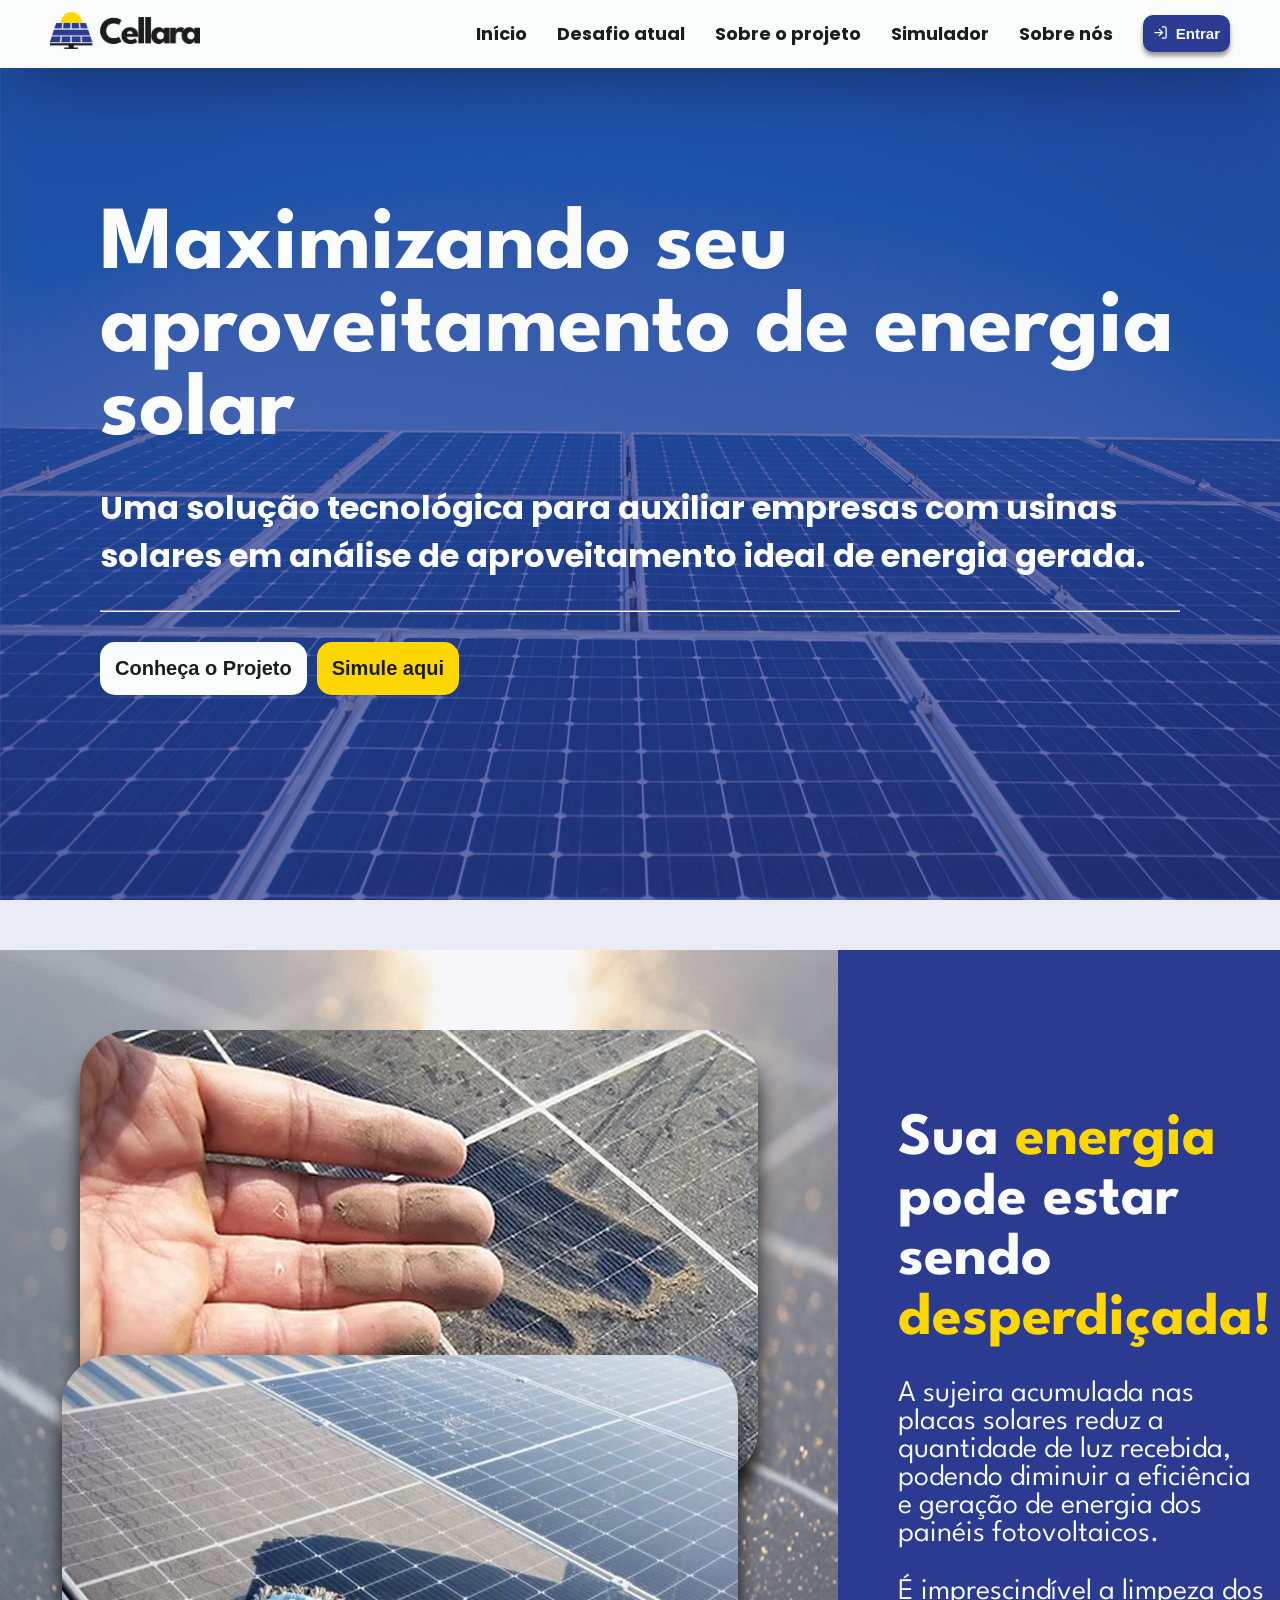
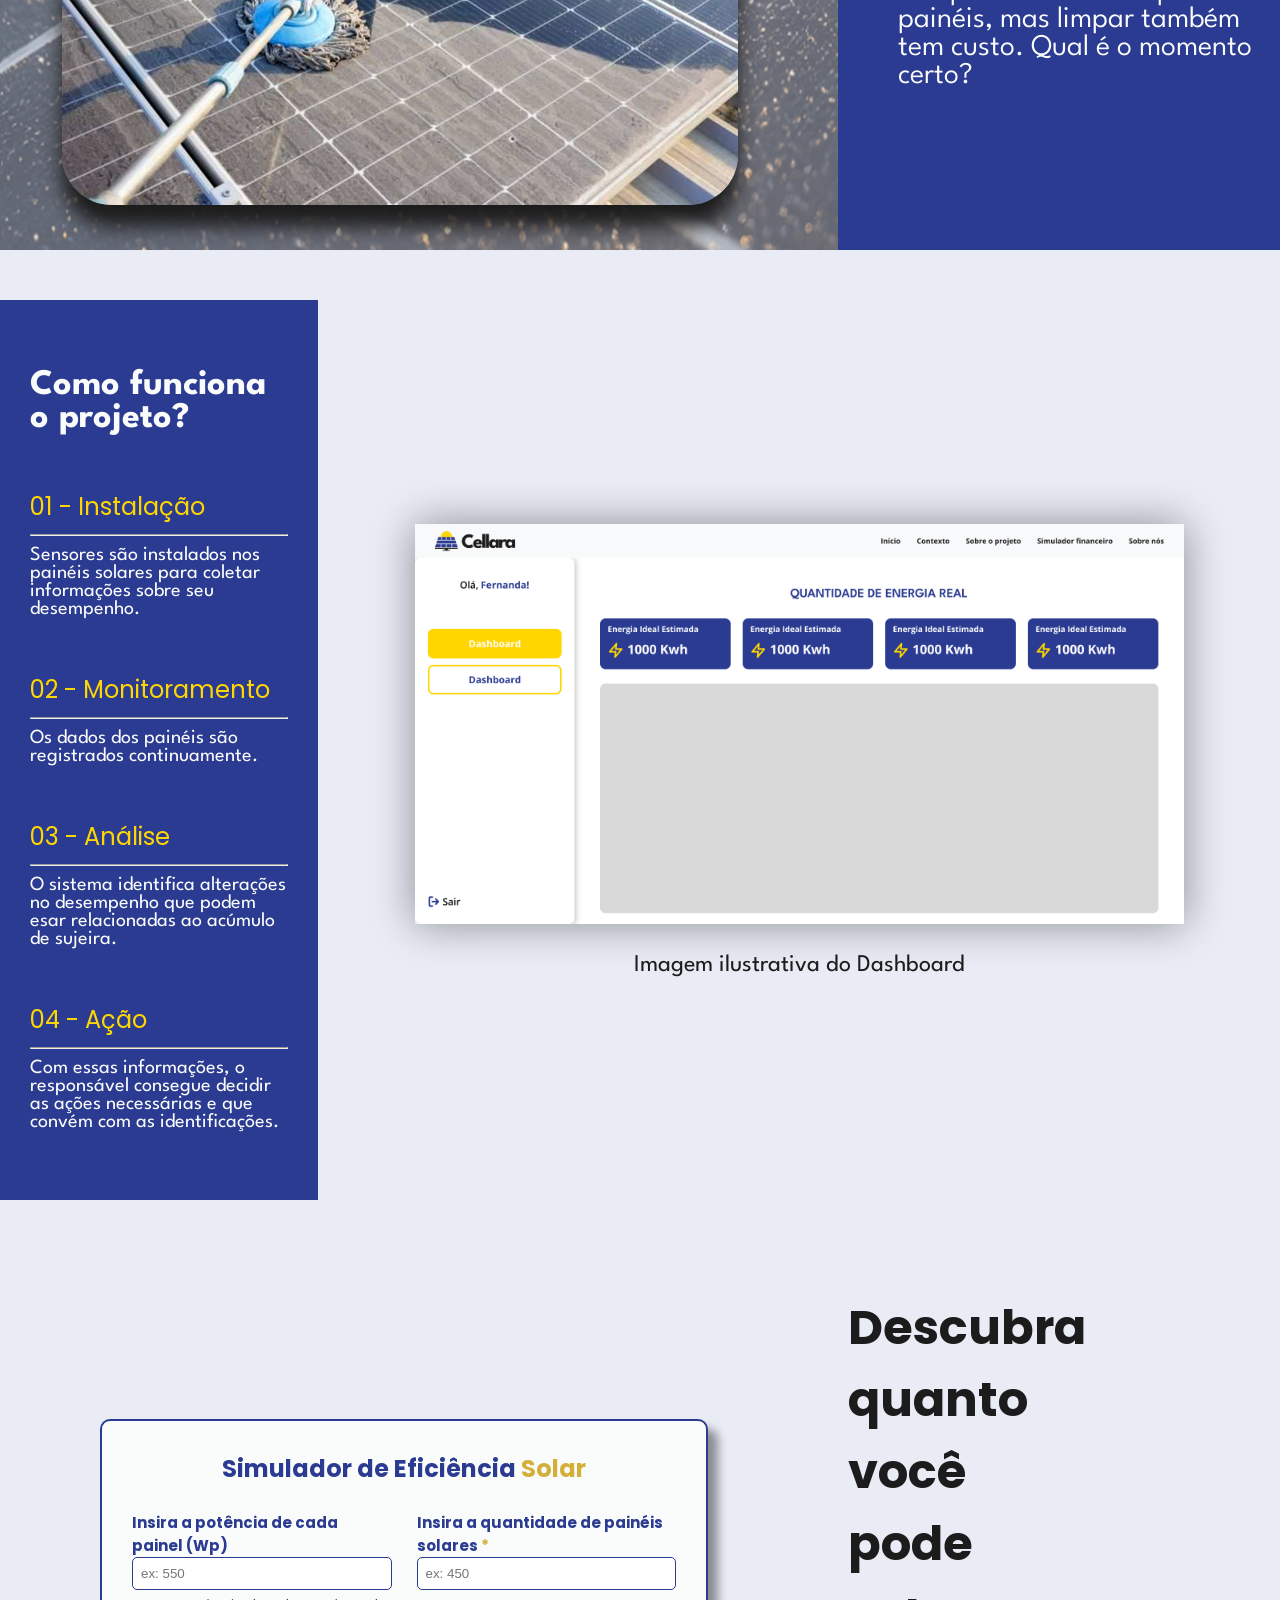
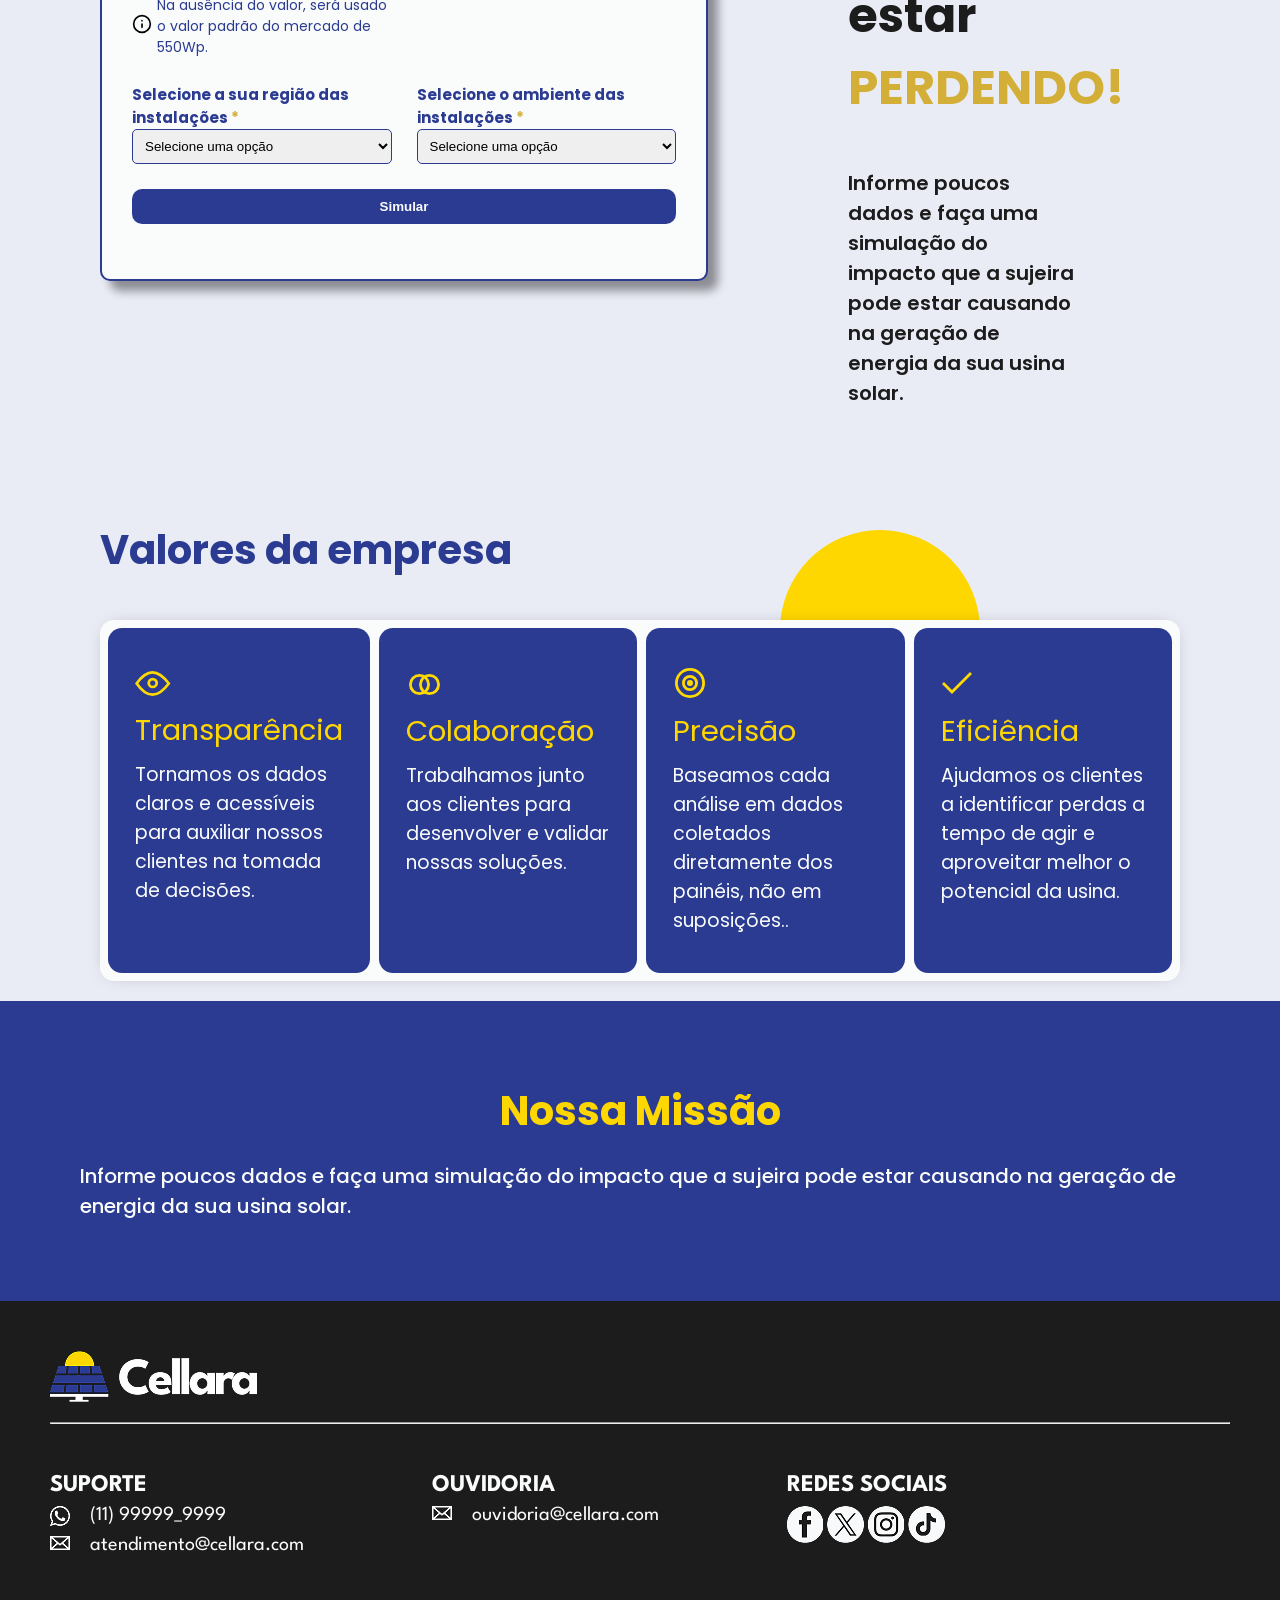
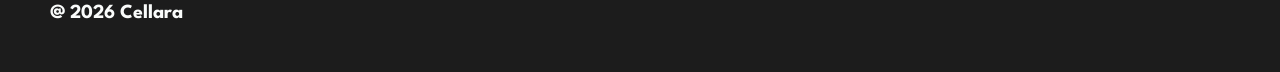
<file: public/index.html>
<!doctype html>
<html lang="pt-BR">

<head>
  <meta charset="UTF-8" />
  <meta name="viewport" content="width=device-width, initial-scale=1.0" />
  <title>Cellara - Site Institucional</title>
  <link rel="shortcut icon" href="assets/img/logo_simples_transparente.png" type="image/x-icon" />
  <link rel="stylesheet" href="css/style.css" />
  <link rel="stylesheet" href="css/simulador.css" />
  <script src="js/simulador.js" defer></script>
</head>

<body>
  <header>
    <nav>
      <a href="#inicio">
        <img src="assets/img/logo_texto_dark.png" alt="logo_header" id="img_logo_menu" />
      </a>
      <div class="itens_menu">
        <a href="#inicio">Início</a>
        <a href="#desafio_atual">Desafio atual</a>
        <a href="#sobre_projeto">Sobre o projeto</a>
        <a href="#simulador">Simulador</a>
        <a href="#sobre_nos">Sobre nós</a>
        <a href="login.html">
          <button id="btn_login_menu">
            <img src="assets/icons/icon_log_in.svg" alt="" />
            Entrar
          </button>
        </a>
      </div>
    </nav>
  </header>

  <main>
    <div class="secao_hero" id="inicio">
      <img id="img_fundo_hero" src="assets/img/fundo_hero.png" alt="" />
      <div class="conteudo_hero">
        <h1>Maximizando seu aproveitamento de energia solar</h1>
        <h2>
          Uma solução tecnológica para auxiliar empresas com usinas solares em
          análise de aproveitamento ideal de energia gerada.
        </h2>
        <hr />
        <div class="botoes_hero">
          <a href="#sobre_projeto"><button id="btn_hero_sobre_projeto">Conheça o Projeto</button></a>
          <a href="#simulador"><button id="btn_hero_simulador">Simule aqui</button></a>
        </div>
      </div>
    </div>

    <div class="divisoria"></div>

    <div class="secao_desafio_atual" id="desafio_atual">
      <img id="img_fundo_desafio_atual" src="assets/img/fundo_desafio.png" alt="" />
      <div class="imagens-desafio">
        <img id="img_desafio1" class="img_desafio" src="assets/img/desafio1.png"
          alt="Mão suja pela poeira sobre a placa solar" />
        <img id="img_desafio2" class="img_desafio" src="assets/img/desafio2.png" alt="Limpando placa solar suja" />
      </div>

      <div class="corte_lateral">
        <div class="corte_lateral_conteudo">
          <h2 class="titulo_conteudo">
            Sua <span>energia</span> pode estar sendo
            <span>desperdiçada!</span>
          </h2>
          <p class="paragrafo_conteudo">
            A sujeira acumulada nas placas solares reduz a quantidade de luz
            recebida, podendo diminuir a eficiência e geração de energia dos
            painéis fotovoltaicos.
          </p>

          <p class="paragrafo_conteudo">
            É imprescindível a limpeza dos painéis, mas limpar também tem
            custo. Qual é o momento certo?
          </p>
        </div>
      </div>
    </div>

    <div class="divisoria"></div>

    <div class="secao_sobre_projeto" id="sobre_projeto">
      <div class="corte_lateral">
        <h2 class="titulo_conteudo">Como funciona o projeto?</h2>
        <div class="topico_corte">
          <h3>01 - Instalação</h3>
          <hr />
          <p class="paragrafo_conteudo">
            Sensores são instalados nos painéis solares para coletar
            informações sobre seu desempenho.
          </p>
        </div>
        <div class="topico_corte">
          <h3>02 - Monitoramento</h3>
          <hr />
          <p class="paragrafo_conteudo">
            Os dados dos painéis são registrados continuamente.
          </p>
        </div>
        <div class="topico_corte">
          <h3>03 - Análise</h3>
          <hr />
          <p class="paragrafo_conteudo">
            O sistema identifica alterações no desempenho que podem esar
            relacionadas ao acúmulo de sujeira.
          </p>
        </div>
        <div class="topico_corte">
          <h3>04 - Ação</h3>
          <hr />
          <p class="paragrafo_conteudo">
            Com essas informações, o responsável consegue decidir as ações
            necessárias e que convém com as identificações.
          </p>
        </div>
      </div>
      <div class="imagem_legendada">
        <img id="dashboard_ilustrativo" src="assets/img/print_dashboard.png" />
        <p class="legenda">Imagem ilustrativa do Dashboard</p>
      </div>
    </div>

    <div class="secao_simulador" id="simulador">
      <div class="card_simulador">
        <h2>Simulador de Eficiência <span>Solar</span></h2>
        <div class="formulario">
          <label>
            <h3>Insira a potência de cada painel (Wp)</h3>
            <input type="number" id="ipt_potencia_painel" placeholder="ex: 550" />
            <div id="info">
              <a href="https://www.neosolar.com.br/tudo-sobre/placa-solar-fotovoltaica/potencia-tamanho-painel-solar"
                target="_blank">
                <img src="assets/icons/icon_info_dark.svg" />
              </a>
              <p>
                Na ausência do valor, será usado o valor padrão do mercado de
                550Wp.
              </p>
            </div>
          </label>
          <label>
            <h3>Insira a quantidade de painéis solares <span>*</span></h3>
            <input type="number" id="ipt_qtd_painel" placeholder="ex: 450" />
          </label>
          <label>
            <h3>Selecione a sua região das instalações <span>*</span></h3>
            <select id="slt_regiao">
              <option value="" selected disabled>Selecione uma opção</option>
              <option value="norte">Norte</option>
              <option value="nordeste">Nordeste</option>
              <option value="centroOeste">Centro oeste</option>
              <option value="sudeste">Sudeste</option>
              <option value="sul">Sul</option>
            </select>
          </label>
          <label>
            <h3>Selecione o ambiente das instalações <span>*</span></h3>
            <select id="slt_ambiente">
              <option value="" selected disabled>Selecione uma opção</option>
              <option value="rural">Área Rural _ Isolada</option>
              <option value="rodovia">
                Próximo de Rodovias ou Indústrias
              </option>
              <option value="urbanoBaixa">
                Zona Urbana de Baixa Densidade
              </option>
              <option value="urbanoAlta">
                Zona Urbana de Alta Densidade / Industrial
              </option>
            </select>
          </label>
        </div>

        <button onclick="simular()">Simular</button>

        <div id="divResult">
          <p id="pMessage"></p>
        </div>
      </div>

      <div class="anuncio_simulador">
        <h2>Descubra quanto você pode estar <span>PERDENDO!</span></h2>
        <p>
          Informe poucos dados e faça uma simulação do impacto que a sujeira
          pode estar causando na geração de energia da sua usina solar.
        </p>
      </div>
    </div>

    <div class="secao_sobre_nos" id="sobre_nos">
      <div class="valores_empresa">
        <h2>Valores da empresa</h2>
        <div class="cards_valores">
          <div class="card_valor">
            <img src="assets/icons/icon_eye.svg" alt="" />
            <h3>Transparência</h3>
            <p>
              Tornamos os dados claros e acessíveis para auxiliar nossos
              clientes na tomada de decisões.
            </p>
          </div>

          <div class="card_valor">
            <img src="assets/icons/icon_rings.svg" alt="" />
            <h3>Colaboração</h3>
            <p>
              Trabalhamos junto aos clientes para desenvolver e validar nossas
              soluções.
            </p>
          </div>

          <div class="card_valor">
            <img src="assets/icons/icon_target.svg" alt="" />
            <h3>Precisão</h3>
            <p>
              Baseamos cada análise em dados coletados diretamente dos
              painéis, não em suposições..
            </p>
          </div>

          <div class="card_valor">
            <img src="assets/icons/icon_check.svg" alt="" />
            <h3>Eficiência</h3>
            <p>
              Ajudamos os clientes a identificar perdas a tempo de agir e
              aproveitar melhor o potencial da usina.
            </p>
          </div>
        </div>

        <div id="sol"></div>
      </div>

      <div class="nossa_missao">
        <h2>Nossa Missão</h2>
        <p>
          Informe poucos dados e faça uma simulação do impacto que a sujeira
          pode estar causando na geração de energia da sua usina solar.
        </p>
      </div>
    </div>
  </main>

  <footer>
    <div class="rodape">
      <div class="logo_rodape">
        <img src="assets/img/logo_texto_light.png" alt="Logo da Empresa" />
        <hr />
      </div>

      <div class="conteudo_rodape">
        <div class="campo_rodape">
          <h2>SUPORTE</h2>

          <div class="item_rodape">
            <img src="assets/icons/icon_whatsapp.png" alt="Logo do WhatsApp" />
            <p>(11) 99999_9999</p>
          </div>

          <div class="item_rodape">
            <img src="assets/icons/icon_email.png" />
            <p>atendimento@cellara.com</p>
          </div>
        </div>

        <div class="campo_rodape">
          <h2 class="titulo">OUVIDORIA</h2>

          <div class="item_rodape">
            <img src="assets/icons/icon_email.png" alt="Logo do WhatsApp" />
            <p>ouvidoria@cellara.com</p>
          </div>
        </div>

        <div class="campo_rodape">
          <h2>REDES SOCIAIS</h2>

          <div id="icones_rodape">
            <img src="assets/icons/icon_facebook.png" alt="Logo do Facebook" />
            <img src="assets/icons/icon_x.png" alt="Logo do X" />
            <img src="assets/icons/icon_instagram.png" alt="Logo do Instagram" />
            <img src="assets/icons/icon_tiktok.png" alt="Logo do TikTok" />
          </div>
        </div>
      </div>

      <p id="direitos_autorais">@ 2026 Cellara</p>
    </div>
  </footer>
</body>

</html>
</file>
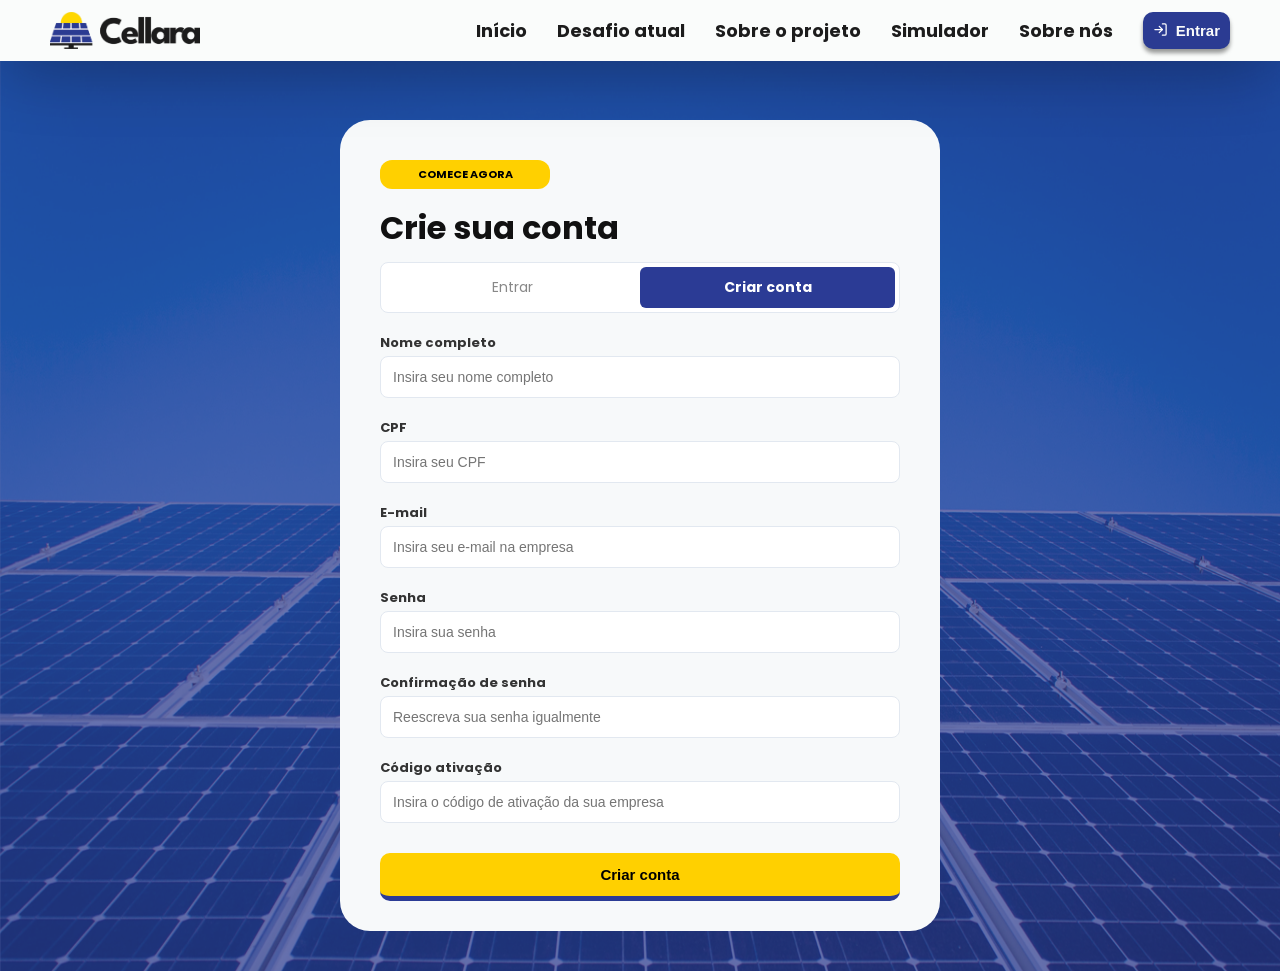
<file: public/cadastro.html>
<!DOCTYPE html>
<html lang="pt-br">

<head>
  <meta charset="UTF-8">
  <meta name="viewport" content="width=device-width, initial-scale=1.0">
  <title>Cadastro | Cellara</title>
  <link rel="shortcut icon" href="assets/img/logo_simples_transparente.png" type="image/x-icon">
  <link rel="stylesheet" href="css/formulario.css">
  <link rel="stylesheet" href="css/style.css">
  <script src="js/cadastro.js" defer></script>
</head>

<body>
  <header>
    <nav>
      <img src="assets/img/logo_texto_dark.png" alt="logo_header" id="img_logo_menu">
      <div class="itens_menu">
        <a href="index.html#inicio">Início</a>
        <a href="index.html#desafio_atual">Desafio atual</a>
        <a href="index.html#sobre_projeto">Sobre o projeto</a>
        <a href="index.html#simulador">Simulador</a>
        <a href="index.html#sobre_nos">Sobre nós</a>
        <a href="login.html"><button id="btn_login_menu"><img src="assets/icons/icon_log_in.svg" />Entrar</button></a>
      </div>
    </nav>
  </header>

  <div class="secao_formulario">
    <img id="img_fundo_hero" src="assets/img/fundo_hero.png" alt="">
    <div class="card_formulario">
      <div class="etiqueta">COMECE AGORA</div>
      <h2>Crie sua conta</h2>
      <div class="abas_formulario">
        <a href="login.html">Entrar</a>
        <div>Criar conta</div>
      </div>
      <label>
        <h3>Nome completo</h3>
        <input type="text" placeholder="Insira seu nome completo" id="ipt_nome">
      </label>
      <label>
        <h3>CPF</h3>
        <input type="text" placeholder="Insira seu CPF" id="ipt_cpf">
      </label>
      <label>
        <h3>E-mail</h3>
        <input type="email" placeholder="Insira seu e-mail na empresa" id="ipt_email">
      </label>
      <label>
        <h3>Senha</h3>
        <input type="password" placeholder="Insira sua senha" id="ipt_senha">
      </label>
      <label>
        <h3>Confirmação de senha</h3>
        <input type="password" placeholder="Reescreva sua senha igualmente" id="ipt_confirmacao_senha">
      </label>
      <label>
        <h3>Código ativação</h3>
        <input type="text" placeholder="Insira o código de ativação da sua empresa" id="ipt_codigo_ativacao">
      </label>
      <button onclick="cadastrar()" class="botao_final_formulario">Criar conta</button>
    </div>
  </div>
</body>

</html>
</file>
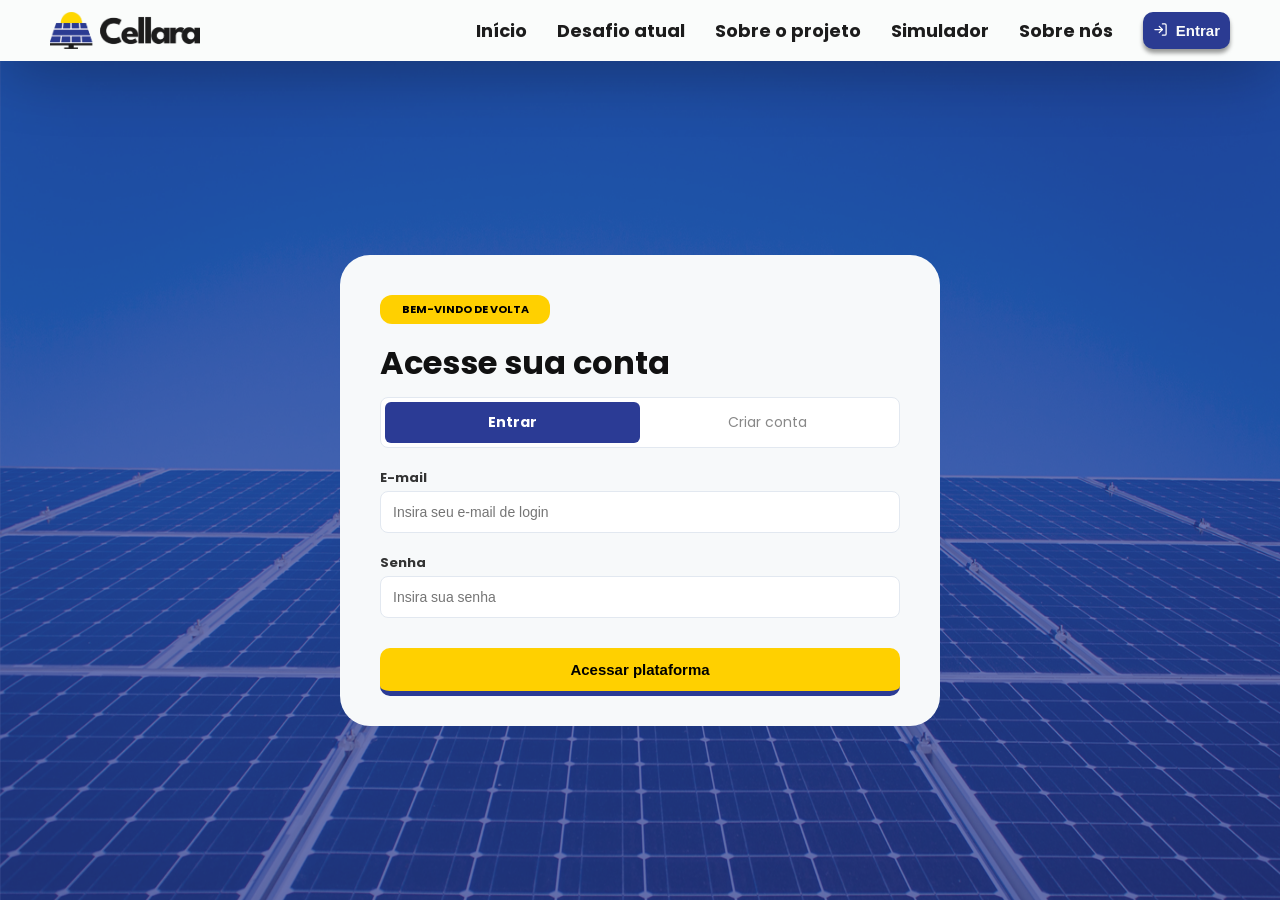
<file: public/login.html>
<!DOCTYPE html>
<html lang="pt-br">

<head>
  <meta charset="UTF-8">
  <meta name="viewport" content="width=device-width, initial-scale=1.0">
  <title>Login | Cellara</title>
  <link rel="shortcut icon" href="assets/img/logo_simples_transparente.png" type="image/x-icon">
  <link rel="stylesheet" href="css/formulario.css">
  <link rel="stylesheet" href="css/style.css">
  <script src="js/login.js" defer></script>
</head>

<body>
  <header>
    <nav>
      <img src="assets/img/logo_texto_dark.png" alt="logo_header" id="img_logo_menu">
      <div class="itens_menu">
        <a href="index.html#inicio">Início</a>
        <a href="index.html#desafio_atual">Desafio atual</a>
        <a href="index.html#sobre_projeto">Sobre o projeto</a>
        <a href="index.html#simulador">Simulador</a>
        <a href="index.html#sobre_nos">Sobre nós</a>
        <a href="login.html"><button id="btn_login_menu"><img src="assets/icons/icon_log_in.svg" />Entrar</button></a>
      </div>
    </nav>
  </header>

  <div class="secao_formulario">
    <img id="img_fundo_hero" src="assets/img/fundo_hero.png" alt="">
    <div class="card_formulario">
      <div class="etiqueta">BEM-VINDO DE VOLTA</div>
      <h2>Acesse sua conta</h2>
      <div class="abas_formulario">
        <div>Entrar</div>
        <a href="cadastro.html">Criar conta</a>
      </div>
      <label>
        <h3>E-mail</h3>
        <input type="email" placeholder="Insira seu e-mail de login" id="ipt_email">
      </label>
      <label>
        <h3>Senha</h3>
        <input type="password" placeholder="Insira sua senha" id="ipt_senha">
      </label>
      <button onclick="login()" class="botao_final_formulario">Acessar plataforma</button>
    </div>
  </div>
</body>

</html>
</file>
<file: public/css/style.css>
@import url('https://fonts.googleapis.com/css2?family=Poppins:ital,wght@0,100;0,200;0,300;0,400;0,500;0,600;0,700;0,800;0,900;1,100;1,200;1,300;1,400;1,500;1,600;1,700;1,800;1,900&display=swap');

:root {
  --branco: #FAFCFB;
  --branco_gelo: #E9EBF5;
  --amarelo_claro: #FFD700;
  --amarelo_escuro: #D4AF37;
  --azul_claro: #4A58A2;
  --azul_escuro: #2B3B92;
  --preto: #1C1C1C;

  --azul_escuro_transparente: #2B3B92B3;
  --preto-sombra: #00000066;
}


* {
  margin: 0;
  padding: 0;
  box-sizing: border-box;
}

html {
  scroll-behavior: smooth;
}

body {
  font-family: "poppins", sans-serif;
  background-color: var(--branco_gelo);
}

button {
  border: none;
  cursor: pointer;
}



/* TEXTOS */

.titulo_conteudo {
  font-family: "League Spartan";
  font-size: 36px;
  color: var(--branco);
}

.paragrafo_conteudo {
  font-family: "League Spartan";
  font-size: 20px;
  color: var(--branco);
}

.legenda {
  font-size: 24px;
  font-family: "League Spartan";
  font-weight: normal;
  color: var(--preto);
}



/* CABEÇALHO */

nav {
  display: flex;
  justify-content: space-between;
  align-items: center;

  z-index: 99;
  position: fixed;
  padding: 12px 50px;
  width: 100%;
  background-color: var(--branco);
  box-shadow: 0 4px 70px -6px var(--preto-sombra);
}

#img_logo_menu {
  width: 150px;
}

.itens_menu {
  display: flex;
  align-items: center;
  gap: 30px;
}

.itens_menu a {
  text-decoration: none;
  font-weight: bold;
  font-size: 18px;
  color: var(--preto)
}

#btn_login_menu {
  display: flex;
  gap: 8px;
  padding: 10px;
  background-color: var(--azul_escuro);
  border-radius: 10px;

  font-size: 15px;
  font-weight: bold;
  color: var(--branco);

  box-shadow: 0 4px 4px var(--preto-sombra);
}

#btn_login_menu img {
  width: 15px;
}



/* SEÇÃO DE FORMULÁRIO */

.secao_formulario {
  position: relative;
  display: flex;
  justify-content: center;
  align-items: center;
  min-height: 100vh;
  padding: 120px 20px 40px;
  box-sizing: border-box;
  overflow: hidden;
  background-color: var(--azul_escuro_transparente);
}



/* SEÇÃO HERO */

.secao_hero {
  position: relative;
  display: flex;
  flex-direction: column;
  height: 100vh;
  min-height: 800px;
}

#img_fundo_hero {
  position: absolute;
  height: 100%;
  width: 100%;
  z-index: -1;
  object-fit: fill;
}

.conteudo_hero {
  position: relative;
  z-index: 1;

  display: flex;
  flex-direction: column;
  justify-content: center;
  row-gap: 30px;

  height: 100%;
  padding: 0 100px;
  background-color: var(--azul_escuro_transparente);
}

.conteudo_hero h1 {
  font-family: "League Spartan";
  font-size: 90px;
  font-weight: bold;
  color: var(--branco);
}

.conteudo_hero h2 {
  font-size: 32px;
  font-weight: bold;
  text-align: start;
  color: var(--branco);
}

.botoes_hero {
  display: flex;
  gap: 10px;
}

#btn_hero_simulador {
  padding: 15px;
  background-color: var(--amarelo_claro);
  border-radius: 15px;

  font-size: 20px;
  font-weight: bold;
  color: var(--preto);
}

#btn_hero_sobre_projeto {
  padding: 15px;
  background-color: var(--branco);
  border-radius: 15px;

  font-size: 20px;
  font-weight: bold;
  color: var(--preto);
}

.divisoria {
  background-color: var(--branco_gelo);
  width: 100%;
  height: 50px;
}


/* SEÇÃO DESAFIO ATUAL */

.secao_desafio_atual {
  display: flex;
  height: 100vh;
  min-height: 800px;
}

.imagens-desafio {
  position: relative;
  padding: 80px;
  width: 70%;
  max-height: 100vh;
}

#img_fundo_desafio_atual {
  position: absolute;
  height: 100%;
  width: 100%;
  z-index: -1;
  object-fit: fill;
  opacity: 0.61;
}

.img_desafio {
  height: 50vh;
  width: fit-content;
  border-radius: 50px;
  box-shadow: 0px 22px 20px var(--preto);
}

#img_desafio2 {
  position: absolute;
  top: 45%;
  right: 100px;
}

.secao_desafio_atual {
  display: flex;
  height: 100vh;
  min-height: 800px;
}

.titulo_conteudo span {
  color: var(--amarelo_claro);
}

.corte_lateral_conteudo {
  padding-inline: 30px;
  display: flex;
  flex-direction: column;
  gap: 30px;
}

.corte_lateral_conteudo h2 {
  font-size: 60px;
  line-height: 60px;
}

.corte_lateral_conteudo p {
  font-size: 30px;
  font-weight: 350;
}




/* SEÇÃO SOBRE O PROJETO */

.secao_sobre_projeto {
  display: flex;
  height: 100vh;
  min-height: 800px;
}

.corte_lateral {
  display: flex;
  flex-direction: column;
  justify-content: center;
  gap: 6vh;
  width: 45%;
  padding-inline: 30px;
  background-color: var(--azul_escuro);
}

.topico_corte {
  display: flex;
  flex-direction: column;
  justify-content: center;
  row-gap: 10px;
}

.topico_corte h3 {
  font-size: 24px;
  color: var(--amarelo_claro);
  font-weight: normal;
}

.imagem_legendada {
  display: flex;
  flex-direction: column;
  justify-content: center;
  align-items: center;
  gap: 30px;
}

#dashboard_ilustrativo {
  display: flex;
  width: 80%;
  box-shadow: 0 0 40px var(--preto-sombra);
}



/* SEÇÃO SIMULADOR FINANCEIRO */

.secao_simulador {
  display: flex;
  justify-content: space-between;
  align-items: center;

  height: 100vh;
  min-height: fit-content;
  padding: 100px;
  gap: 40px;
}

.card_simulador {
  width: 60%;
}

.anuncio_simulador {
  display: flex;
  flex-direction: column;

  width: 40%;
  padding-inline: 1rem;
  padding: 0 100px;
  gap: 40px;
}

.anuncio_simulador h2 {
  font-size: 48px;
  color: var(--preto);
}

.anuncio_simulador h2 span {
  color: var(--amarelo_escuro);
}

.anuncio_simulador p {
  padding-top: 4px;
  font-size: 20px;
  font-weight: 600;
  color: var(--preto);
}



/* SEÇÃO SOBRE NOS */

.secao_sobre_nos {
  display: flex;
  flex-direction: column;
  min-height: 800px;
  justify-content: space-between;
  position: relative;
}

.valores_empresa {
  display: flex;
  flex-direction: column;
  padding: 20px 100px;
  height: 100%;
  justify-content: center;
  gap: 40px;
  /* padding-bottom: 100px; */
}

.valores_empresa h2 {
  color: var(--azul_escuro);
  font-size: 40px;
}

.cards_valores {
  display: flex;
  gap: 9px;
  padding: 8px;
  background-color: var(--branco);
  box-shadow: 0px 0px 20px -10px var(--preto-sombra);
  border-radius: 14px;
}

.card_valor {
  display: flex;
  flex-direction: column;
  width: 100%;
  gap: 8px;
  padding: 38px 27px;
  background-color: var(--azul_escuro);
  border-radius: 14px;
}

.card_valor img {
  width: 36px;
  height: fit-content;
}

.card_valor h3 {
  display: flex;
  justify-content: left;
  color: var(--amarelo_claro);
  font-weight: normal;
  font-family: 'Poppins', sans-serif;
  font-size: 29px;
}

.card_valor p {
  color: var(--branco);
  font-family: 'Poppins', sans-serif;
  font-size: 19px;
}

.secao_sobre_nos #sol {
  position: absolute;
  z-index: -3;
  background-color: var(--amarelo_claro);
  border-radius: 100%;
  width: 200px;
  height: 200px;
  top: 30px;
  right: 300px;
}

.nossa_missao {
  display: flex;
  flex-direction: column;
  padding: 80px;
  gap: 20px;
  background-color: var(--azul_escuro);
  width: 100%;
}

.nossa_missao h2 {
  display: flex;
  justify-content: center;
  font-family: 'Poppins', sans-serif;
  color: var(--amarelo_claro);
  font-weight: bold;
  font-size: 40px;
}

.nossa_missao p {
  display: flex;
  justify-content: center;
  font-size: 20px;
  font-weight: 500;
  color: var(--branco);
  font-family: 'Poppins', sans-serif;
}



/* RODAPÉ */

.rodape {
  background-color: var(--preto);
  display: flex;
  flex-direction: column;
  gap: 50px;
  padding: 50px;
}

.logo_rodape {
  display: flex;
  gap: 20px;
  flex-direction: column;
}

.logo_rodape img {
  height: 51px;
  width: fit-content;
}

.conteudo_rodape {
  display: flex;
  flex-direction: row;
  gap: 10vw;
}

.campo_rodape {
  display: flex;
  flex-direction: column;
  gap: 10px;
}

.campo_rodape h2 {
  color: var(--branco);
  font-size: 24px;
  font-family: "League Spartan";
  text-align: left;
}

.item_rodape {
  display: flex;
  flex-direction: row;
  gap: 20px;
}

.item_rodape img {
  width: 20px;
  height: fit-content;
}

#img_footer_redes {
  display: flex;
  width: 161px;
  height: fit-content;
}

.item_rodape p {
  color: var(--branco);
  font-size: 20px;
  font-family: "League Spartan";
}

#direitos_autorais {
  font-weight: bold;
  font-family: "League Spartan";
  font-size: 20px;
  color: var(--branco);
}
</file>
<file: public/css/simulador.css>
@import url('https://fonts.googleapis.com/css2?family=League+Spartan:wght@100..900&family=Open+Sans:ital,wght@0,300..800;1,300..800&display=swap');

:root {
  --branco: #FAFCFB;
  --branco_gelo: #E9EBF5;
  --amarelo_claro: #FFD700;
  --amarelo_escuro: #D4AF37;
  --azul_claro: #4A58A2;
  --azul_escuro: #2B3B92;
  --preto: #1C1C1C;
  --azul_escuro_transparente: #2B3B92B3;
  --preto-sombra: #00000066;
}

.card_simulador {
  display: flex;
  flex-direction: column;
  padding: 30px;
  border-radius: 10px;
  border: solid var(--azul_escuro) 2px;
  box-shadow: 10px 10px 10px var(--preto-sombra);
  gap: 25px;
  background-color: var(--branco);
}

.card_simulador h2 {
  text-align: center;
  gap: 10px;
  color: var(--azul_escuro);
}

.card_simulador h2 span {
  color: var(--amarelo_escuro);
}

/* FORMULÁRIO */

.card_simulador .formulario {
  display: grid;
  grid-template-columns: 1fr 1fr;
  gap: 25px;
}

.card_simulador .formulario h3 {
  font-weight: bold;
  color: var(--azul_escuro);
  font-size: 15px;
}

.card_simulador .formulario span {
  color: var(--amarelo_escuro);
}

#info {
  display: flex;
  align-items: center;
  gap: 5px;
  margin-top: 5px;
  font-size: 14px;
  color: var(--azul_escuro);
}

#info img {
  width: 20px;
}

.card_simulador .formulario input,
.card_simulador .formulario select {
  padding: 8px;
  box-sizing: border-box;
  width: 100%;
  border-radius: 5px;
  border: solid 1px var(--azul_escuro);
}

/* BOTÃO DA CALCULADORA */

.card_simulador button {
  background-color: var(--azul_escuro);
  color: var(--branco);
  padding: 10px;
  cursor: pointer;
  border: none;
  font-weight: bold;
  border-radius: 10px;
}

/* RESULTADO */

.card_simulador .resultado {
  display: flex;
  flex-direction: column;
  gap: 20px;
  border-radius: 5px;
  color: var(--azul_escuro);
  font-weight: 600;
}

.card_simulador .resultado span {
  font-weight: bold;
}

.card_simulador .resultado .geracao {
  color: var(--amarelo_escuro);
}

.card_simulador .resultado .perda {
  color: #ff2424;
}

#pMessage {
  color: var(--amarelo_escuro);
  text-align: center;
  font-weight: bold;
}

.card_simulador .resultado .dados_rapidos {
  display: flex;
  justify-content: center;
  gap: 10px;
}

.card_simulador .resultado .card_dado_rapido {
  display: flex;
  width: 100%;
  flex-direction: column;
  background-color: var(--azul_escuro);
  align-items: center;
  padding: 10px 5px;
  border-radius: 5px;
  color: var(--branco);
  font-weight: bold;
  font-size: 14px;
}
</file>
<file: public/css/formulario.css>
@import url('https://fonts.googleapis.com/css2?family=Poppins:ital,wght@0,100;0,200;0,300;0,400;0,500;0,600;0,700;0,800;0,900;1,100;1,200;1,300;1,400;1,500;1,600;1,700;1,800;1,900&display=swap');

:root {
    --branco: #FAFCFB;
    --branco_gelo: #E9EBF5;
    --amarelo_claro: #FFD700;
    --amarelo_escuro: #D4AF37;
    --azul_claro: #4A58A2;
    --azul_escuro: #2B3B92;
    --preto: #1C1C1C;

    --azul_escuro_transparente: #2B3B92B3;
    --preto-sombra: #00000066;
}

.card_formulario {
    width: 600px;
    background-color: #f7f9fa;
    display: flex;
    flex-direction: column;
    border-radius: 30px;
    padding: 30px 40px;
}

.card_formulario h2 {
    font-size: 32px;
    font-weight: bold;
    color: #111111;
    margin-bottom: 10px;
}

.card_formulario h3 {
    font-size: 13px;
    font-weight: bold;
    color: #333333;
    margin-top: 10px;
    margin-bottom: 3px;
}

.etiqueta {
    background-color: #ffd000;
    color: #000000;
    font-size: 11px;
    font-weight: bold;
    padding-top: 6px;
    padding-bottom: 6px;
    padding-left: 12px;
    padding-right: 12px;
    border-radius: 12px;
    width: 170px;
    text-align: center;
    margin-bottom: 15px;
    margin-top: 10px;
}

.abas_formulario {
    background-color: #ffffff;
    border-width: 1px;
    border-style: solid;
    border-color: #e2e8f0;
    border-radius: 8px;
    padding: 4px;
    margin-bottom: 10px;
    display: flex;
}

.abas_formulario a {
    display: inline-block;
    width: 100%;
    text-align: center;
    padding-top: 10px;
    padding-bottom: 10px;
    font-size: 14px;
    color: #888888;
    border-radius: 6px;
    text-decoration: none;
}

.abas_formulario div {
    background-color: #2b3b95;
    color: #ffffff;
    font-weight: bold;
    width: 100%;
    text-align: center;
    padding-top: 10px;
    padding-bottom: 10px;
    font-size: 14px;
    border-radius: 6px;
}

.card_formulario input {
    width: 100%;
    background-color: #ffffff;
    border-width: 1px;
    border-style: solid;
    border-color: #e2e8f0;
    border-radius: 8px;
    padding: 12px;
    font-size: 14px;
    color: #333333;
    margin-bottom: 10px;
}

.botao_final_formulario {
    width: 100%;
    height: 48px;
    background-color: #ffd000;
    border-top-width: 0px;
    border-left-width: 0px;
    border-right-width: 0px;
    border-bottom-width: 5px;
    border-style: solid;
    border-color: #2b3b95;
    border-radius: 10px;
    text-align: center;
    font-weight: bold;
    font-size: 15px;
    color: #000000;
    margin-top: 20px;
}
</file>
